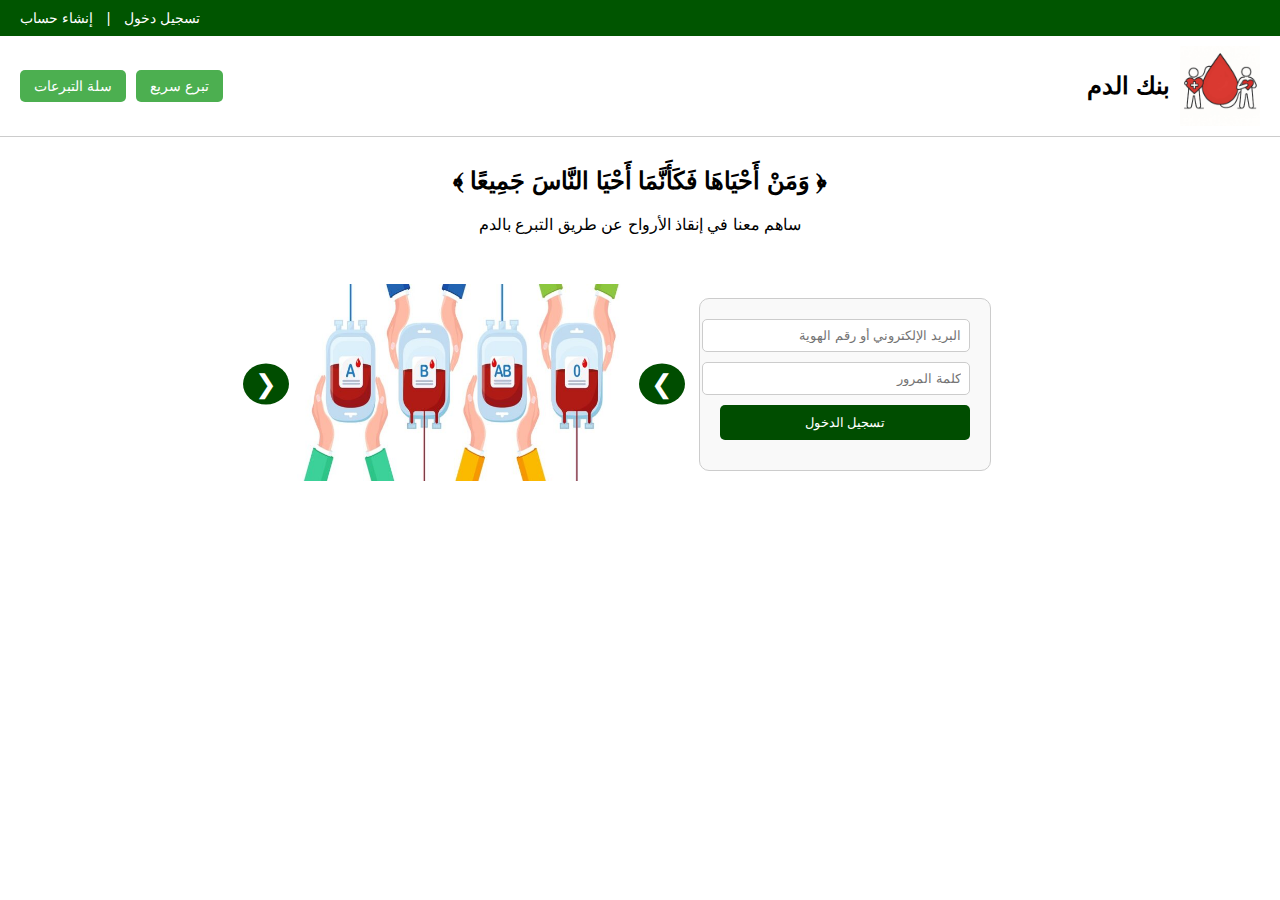
<file: index.html>
<!DOCTYPE html>
<html lang="ar" dir="rtl">
<head>
  <meta charset="UTF-8">
  <title>نظام بنك الدم</title>
  <link rel="stylesheet" href="style.css">
</head>
<body>
  <!-- الهيدر الأول -->
  <header class="top-header">
    <div class="header-links">
      <a href="#">تسجيل دخول</a> | 
      <a href="#">إنشاء حساب</a>
    </div>
  </header>

  <!-- الهيدر الثاني -->
  <header class="main-header">
    <div class="logo-title">
      <img src="g6.jpg" alt="شعار بنك الدم" class="logo">
      <span>بنك الدم</span>
    </div>
    <div class="header-buttons">
      <button class="donate-btn">تبرع سريع</button>
      <button class="cart-btn"> سلة التبرعات</button>
    </div>
  </header>

  <!-- الآية والكلام -->
  <div class="centered-text">
    <h2>﴿ وَمَنْ أَحْيَاهَا فَكَأَنَّمَا أَحْيَا النَّاسَ جَمِيعًا ﴾</h2>
    <p>ساهم معنا في إنقاذ الأرواح عن طريق التبرع بالدم</p>
  </div>

  <!-- السطر الرئيسي: تسجيل الدخول + سلايدر الصور -->
  <div class="content">
    <div class="login-box">
   
      <input type="text" placeholder="البريد الإلكتروني أو رقم الهوية">
      <input type="password" placeholder="كلمة المرور">
       <button onclick="location.href='k.html'" class="login-button">تسجيل الدخول</button>
     
    </div>

    <div class="slider-box">
      <button class="arrow left" onclick="prevImage()">❮</button>
      <img id="slider-image" src="g1.jpg" alt="صورة توعوية">
      <button class="arrow right" onclick="nextImage()">❯</button>
    </div>
  </div>

  <!-- جافاسكربت لتحريك الصور -->
  <script>
    let currentImage = 0;
    const images = ["g1.jpg", "g2.jpg", "g3.jpg"];

    function showImage(index) {
      const img = document.getElementById("slider-image");
      img.src = images[index];
    }

    function nextImage() {
      currentImage = (currentImage + 1) % images.length;
      showImage(currentImage);
    }

    function prevImage() {
      currentImage = (currentImage - 1 + images.length) % images.length;
      showImage(currentImage);
    }

    setInterval(nextImage, 4000); // تغيّر تلقائي كل 4 ثواني
  </script>
</body>
</html>
</file>
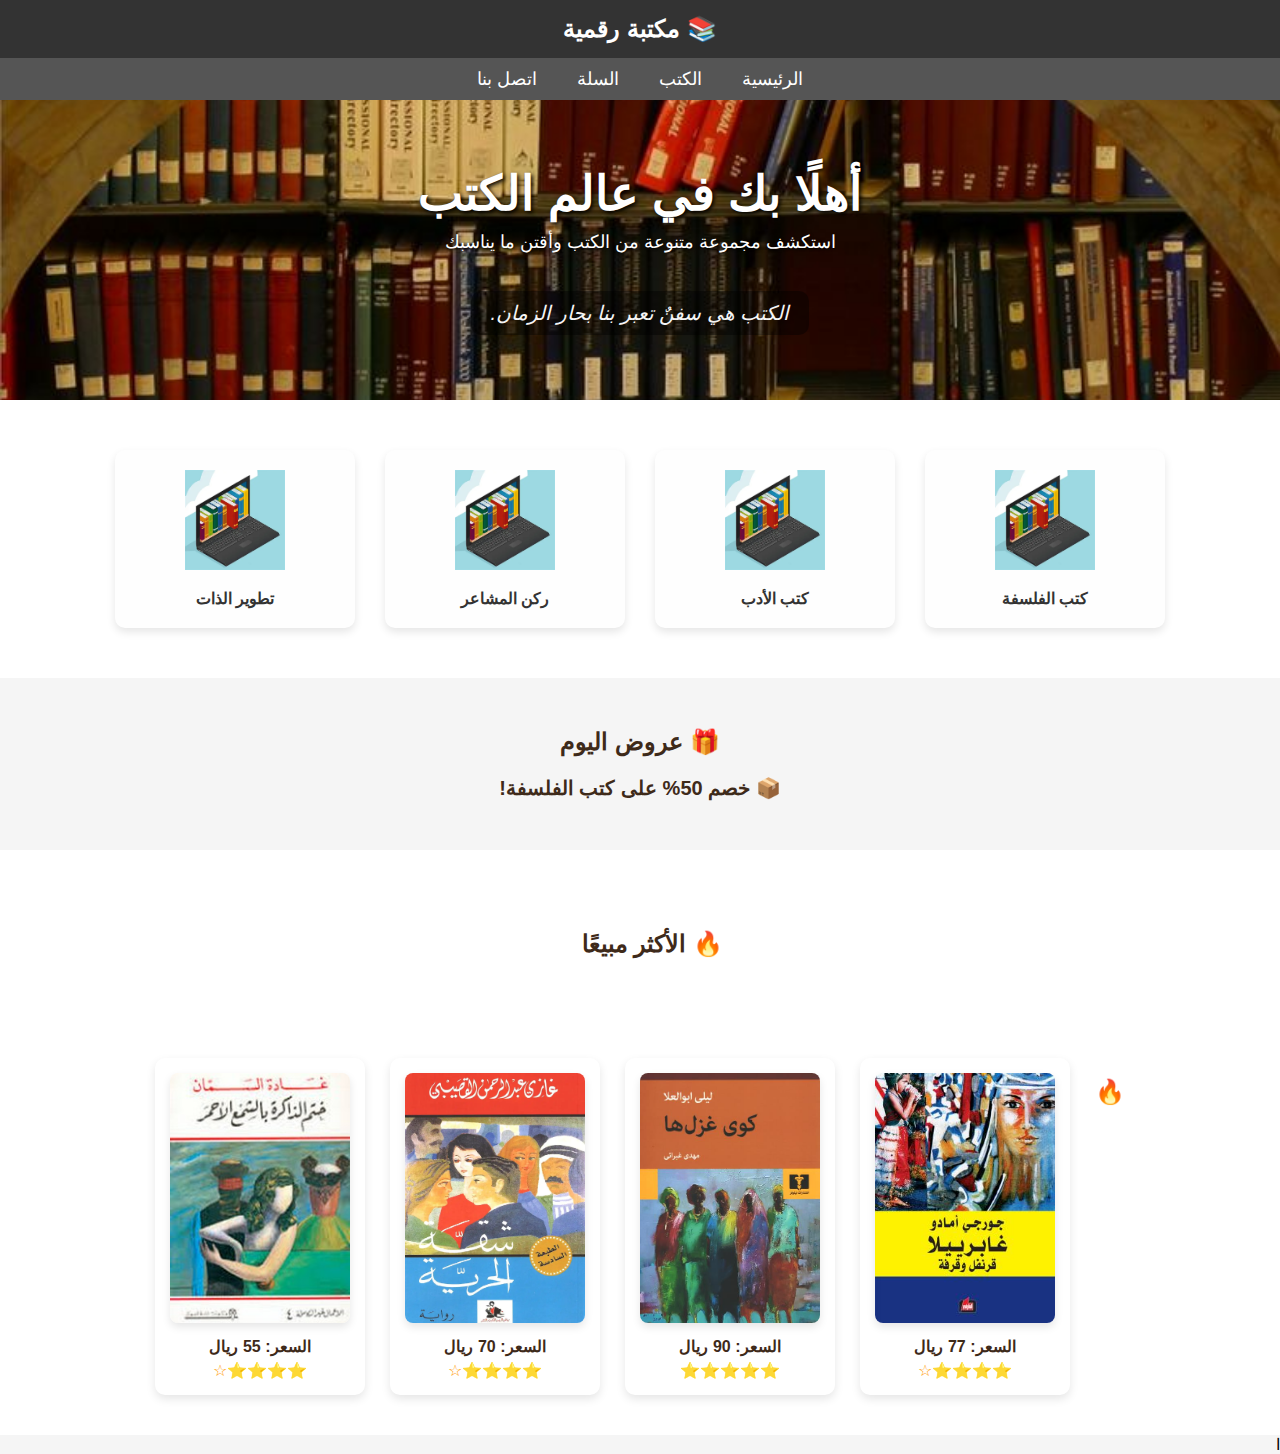
<file: Kutub/index.html>
<!DOCTYPE html>
<html lang="ar" dir="rtl">
<head>
  <meta charset="UTF-8">
  <title>مكتبة رقمية</title>

  <style>
    body {
      margin: 0;
      padding: 0;
      font-family: 'Arial', sans-serif;
      background-color: #f5f5f5;
    }

    header {
      background-color: #333;
      color: white;
      padding: 15px 0;
      text-align: center;
      font-size: 24px;
      font-weight: bold;
    }

    nav {
      background-color: #555;
      display: flex;
      justify-content: center;
      padding: 10px 0;
    }

    nav a {
      color: white;
      text-decoration: none;
      margin: 0 20px;
      font-size: 18px;
    }

    .hero {
      position: relative;
      background-image: url('meg00.jpg');
      background-size: cover;
      background-position: center;
      height: 300px;
      display: flex;
      align-items: center;
      justify-content: center;
      flex-direction: column;
      text-align: center;
      color: white;
    }

    .hero h1 {
      font-size: 48px;
      margin: 0;
      text-shadow: 2px 2px 4px #000;
    }

    .hero p {
      font-size: 18px;
      margin-top: 10px;
      text-shadow: 1px 1px 3px #000;
    }

    .sections {
      display: flex;
      justify-content: center;
      flex-wrap: wrap;
      gap: 30px;
      padding: 50px 20px;
      background-color: #fff;
    }

    .section {
      width: 200px;
      background-color: #fefefe;
      border-radius: 10px;
      box-shadow: 0 4px 8px rgba(0,0,0,0.1);
      text-align: center;
      padding: 20px;
      transition: transform 0.3s ease;
    }

    .section:hover {
      transform: scale(1.05);
    }

    .section img {
      width: 100px;
      height: 100px;
      object-fit: contain;
      margin-bottom: 15px;
    }

    .section p {
      font-size: 16px;
      color: #333;
      margin: 0;
      font-weight: bold;
    }

.book img {
  width: 160px;
  height: auto;
  border-radius: 10px;
  box-shadow: 0 4px 8px rgba(0,0,0,0.1);
  transition: transform 0.3s ease;
}

.book img:hover {
  transform: scale(1.05);
}

offers {
  display: flex;
  flex-wrap: wrap;
  justify-content: center;
  gap: 30px;
  padding: 40px 20px;
  background-color: #fff;
}


.offers {
  display: flex;
  justify-content: center;
  flex-wrap: wrap;
  gap: 25px;
  padding: 40px 20px;
  background-color: #fff;
  text-align: center;
}

.book {
  width: 180px;
  background-color: #ffffff;
  border-radius: 10px;
  box-shadow: 0 4px 10px rgba(0,0,0,0.1);
  padding: 15px;
}

.book img {
  width: 100%;
  height: 250px;
  object-fit: cover;
  border-radius: 8px;
}

.book .price {
  margin-top: 10px;
  font-weight: bold;
  color: #3e2a1a;
}

.book .rating {
  color: #ff9900;
  font-size: 16px;
  margin-top: 5px;
}


  </style>
</head>
<body>

  <header>📚  مكتبة رقمية </header>

  <nav>
    <a href="#">الرئيسية</a>
    <a href="#">الكتب</a>
    <a href="#">السلة</a>
    <a href="#">اتصل بنا</a>
  </nav>

  <section class="hero">
  <h1>أهلًا بك في عالم الكتب</h1>
  <p>استكشف مجموعة متنوعة من الكتب وأقتن ما يناسبك</p>
  <div id="quote-box" style="margin-top: 20px; font-size: 20px; color: #f5f5f5; background-color: rgba(0, 0, 0, 0.4); padding: 10px 20px; border-radius: 10px; max-width: 600px; font-style: italic;"></div>
</section>

  <section class="sections">
    <div class="section">
      <img src="meg0.webp" alt="فلسفة">
      <p>كتب الفلسفة</p>
    </div>
    <div class="section">
      <img src="meg0.webp" alt="أدب">
      <p>كتب الأدب</p>
    </div>
    <div class="section">
      <img src="meg0.webp" alt="شعر">
      <p>ركن المشاعر</p>
    </div>
    <div class="section">
      <img src="meg0.webp" alt="تطوير الذات">
      <p>تطوير الذات</p>
    </div>

  </section>
<!-- عروض اليوم -->
<section class="dynamic-offers" style="text-align: center; margin: 50px auto;">
  <h2 style="color: #3e2a1a;">🎁 عروض اليوم</h2>
  <p id="offer-text" style="font-size: 20px; font-weight: bold; color: #3e2a1a; margin-top: 15px;"></p>
</section>


<script>
  const offers = [
    "📦 خصم 50% على كتب الفلسفة!",
    "📚 اشترِ كتابين وخذ الثالث مجانًا!",
    "📘 كتب تطوير الذات الآن بسعر خاص!",
    "💥 عروض محدودة على الأدب الكلاسيكي!",
    "📖 خصومات رائعة على ركن المشاعر!",
    "✨ كتب مختارة بسعر 9 ريال فقط!"
  ];

  let offerIndex = 0;
  const offerBox = document.getElementById("offer-text");

  function showOffer() {
    offerBox.innerText = offers[offerIndex];
    offerIndex = (offerIndex + 1) % offers.length;
  }

  showOffer();
  setInterval(showOffer, 4000); // كل 4 ثواني
</script>
<!-- الأكثر مبيعًا -->
<section class="offers">
  <h2 style="text-align: center; color: #3e2a1a; margin-top: 40px;">🔥 الأكثر مبيعًا</h2>
  <div class="books" style="display: flex; justify-content: center; gap: 30px; flex-wrap: wrap; margin-top: 20px;">
</section>
<section class="offers">
  <h2 style="text-align: center; color: #3e2a1a;">🔥 </h2>
  <div class="book">
    <img src="meg1.jpg" alt="كتاب 1">
    <div class="price">السعر: 77 ريال</div>
    <div class="rating">⭐⭐⭐⭐☆</div>
  </div>
  <div class="book">
    <img src="meg2.jpg" alt="كتاب 2">
    <div class="price">السعر: 90 ريال</div>
    <div class="rating">⭐⭐⭐⭐⭐</div>
  </div>
  <div class="book">
    <img src="meg3.webp" alt="كتاب 3">
    <div class="price">السعر: 70 ريال</div>
    <div class="rating">⭐⭐⭐⭐☆</div>
  </div>
<div class="book">
    <img src="meg4.jpg" alt="كتاب4">
    <div class="price">السعر: 55 ريال</div>
    <div class="rating">⭐⭐⭐⭐☆</div>
  </div>

</section> 
<script>
     const quotes = [
      "الكتب هي سفنٌ تعبر بنا بحار الزمان.",
      "أعطني كتابًا، أعطيك حياة.",
      "كلما قرأت أكثر، عرفت أكثر.",
      "في القراءة حياة أخرى نعيشها بلا حدود.",
      "الكتاب صديق لا يخون أبدًا.",
      "من يقرأ يعيش ألف حياة قبل أن يموت، والذي لا يقرأ يعيش حياة واحدة فقط."
    ];

    let quoteIndex = 0;
    const quoteBox = document.getElementById("quote-box");

    function showQuote() {
      quoteBox.innerText = quotes[quoteIndex];
      quoteIndex = (quoteIndex + 1) % quotes.length;
    }

    showQuote();
    setInterval(showQuote, 4000);
  </script>

</body>
</html>ا
</file>
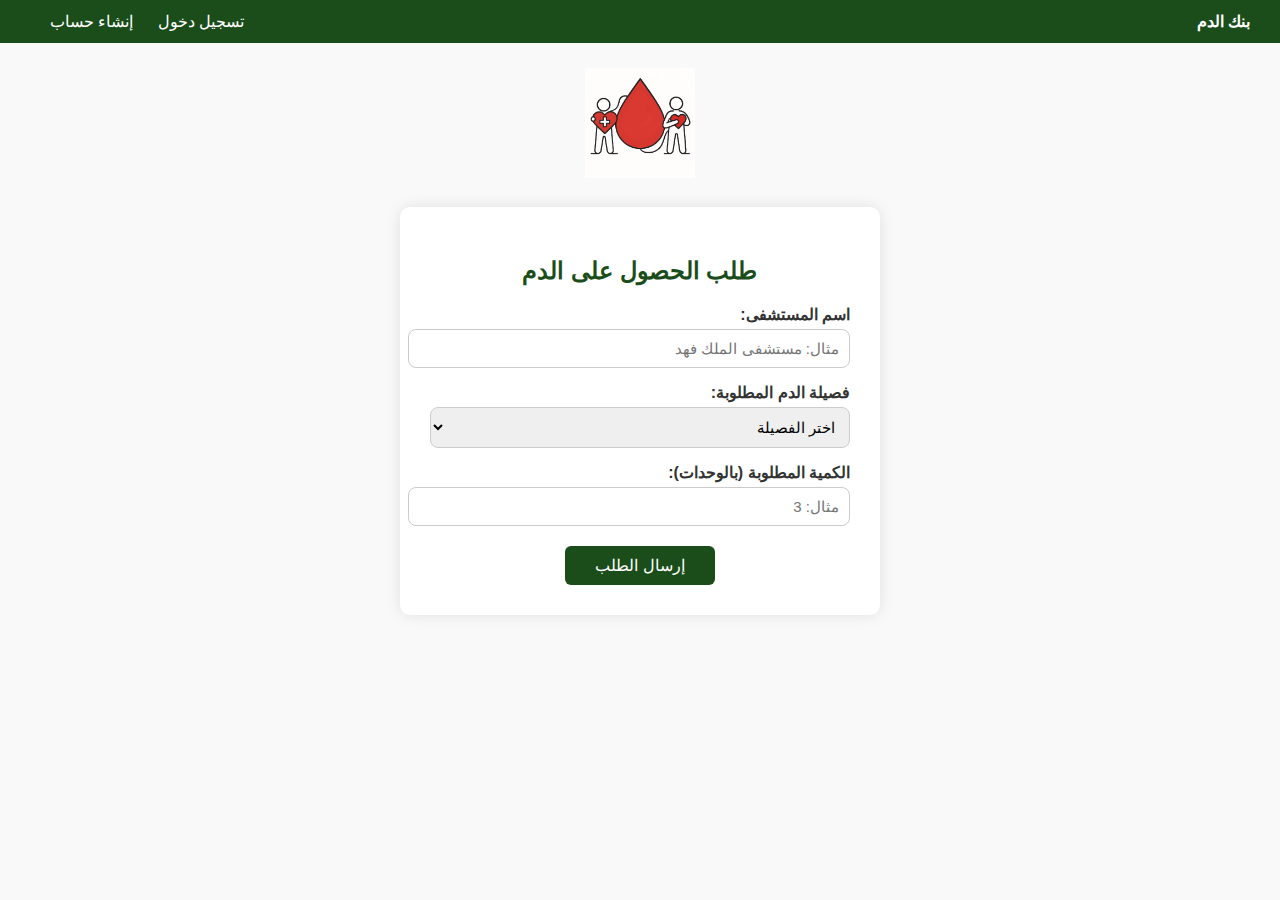
<file: A.html>
<!DOCTYPE html>
<html lang="ar" dir="rtl">
<head>
  <meta charset="UTF-8">
  <title>طلب الحصول على الدم</title>
  <style>
    body {
      font-family: 'Segoe UI', sans-serif;
      background-color: #f9f9f9;
      margin: 0;
      padding: 0;
    }

    header {
      background-color: #1b4d1b;
      color: white;
      display: flex;
      justify-content: space-between;
      align-items: center;
      padding: 12px 30px;
    }

    header .right a {
      color: white;
      margin-left: 20px;
      text-decoration: none;
    }

    header .left {
      font-weight: bold;
    }

    .logo-container {
      text-align: center;
      margin: 25px 0;
    }

    .logo-container img {
      width: 110px;
    }

    .form-container {
      background-color: white;
      width: 420px;
      margin: auto;
      padding: 30px;
      border-radius: 10px;
      box-shadow: 0 0 15px rgba(0,0,0,0.1);
    }

    .form-container h2 {
      text-align: center;
      color: #1b4d1b;
      margin-bottom: 20px;
    }

    label {
      display: block;
      margin: 15px 0 5px;
      font-weight: bold;
      color: #333;
    }

    input, select {
      width: 100%;
      padding: 10px;
      border: 1px solid #ccc;
      border-radius: 8px;
      font-size: 15px;
    }

    button {
      background-color: #1b4d1b;
      color: white;
      border: none;
      padding: 10px 30px;
      font-size: 16px;
      border-radius: 6px;
      cursor: pointer;
      transition: background-color 0.3s ease;
      display: block;
      margin: 20px auto 0;
    }

    button:hover {
      background-color: #165f16;
    }
  </style>
</head>
<body>

  <!-- الهيدر -->
  <header>
    <div class="left">بنك الدم</div>
     <div class="right">
      <a href="index.html">تسجيل دخول</a>
<a href="Man.html">إنشاء حساب</a>
    </div>
  </header>

  <!-- الشعار -->
  <div class="logo-container">
    <img src="g6.jpg" alt="شعار بنك الدم">
  </div>

  <!-- النموذج -->
  <div class="form-container">
    <h2>طلب الحصول على الدم</h2>
    <form>
      <label for="hospital">اسم المستشفى:</label>
      <input type="text" id="hospital" placeholder="مثال: مستشفى الملك فهد">

      <label for="blood">فصيلة الدم المطلوبة:</label>
      <select id="blood">
        <option>اختر الفصيلة</option>
        <option>A+</option>
        <option>A-</option>
        <option>B+</option>
        <option>B-</option>
        <option>O+</option>
        <option>O-</option>
        <option>AB+</option>
        <option>AB-</option>
      </select>

      <label for="amount">الكمية المطلوبة (بالوحدات):</label>
      <input type="number" id="amount" placeholder="مثال: 3">

      <button type="button" onclick="location.href='N.html'">إرسال الطلب</button>
    </form>
  </div>

</body>
</html>
</file>
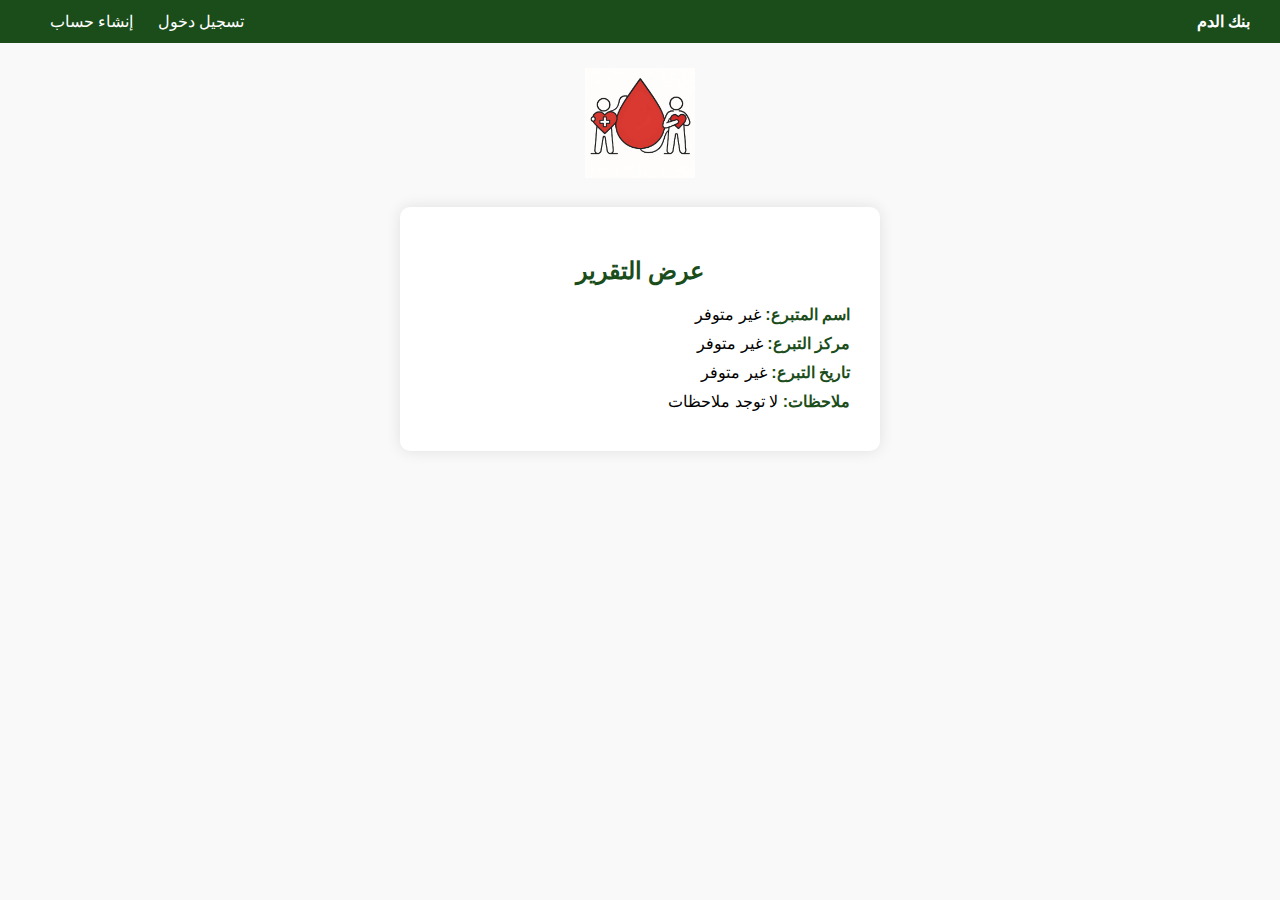
<file: e.html>
<!DOCTYPE html>
<html lang="ar" dir="rtl">
<head>
  <meta charset="UTF-8">
  <title>عرض التقرير</title>
  <style>
    body {
      font-family: 'Segoe UI', sans-serif;
      background-color: #f9f9f9;
      margin: 0;
      padding: 0;
    }
    header {
      background-color: #1b4d1b;
      color: white;
      display: flex;
      justify-content: space-between;
      align-items: center;
      padding: 12px 30px;
    }
    header .right a {
      color: white;
      margin-left: 20px;
      text-decoration: none;
    }
    header .left {
      font-weight: bold;
    }
    .logo-container {
      text-align: center;
      margin: 25px 0;
    }
    .logo-container img {
      width: 110px;
    }
    .report-container {
      background-color: white;
      width: 420px;
      margin: auto;
      padding: 30px;
      border-radius: 10px;
      box-shadow: 0 0 15px rgba(0,0,0,0.1);
    }
    .report-container h2 {
      text-align: center;
      color: #1b4d1b;
      margin-bottom: 20px;
    }
    .report-container p {
      font-size: 16px;
      margin: 10px 0;
    }
    strong {
      color: #1b4d1b;
    }
  </style>
</head>
<body>

  <header>
    <div class="left">بنك الدم</div>
    <div class="right">
      <a href="index.html">تسجيل دخول</a>
<a href="Man.html">إنشاء حساب</a>
    </div>
  </header>

  <div class="logo-container">
    <img src="g6.jpg" alt="شعار بنك الدم">
  </div>

  <div class="report-container">
    <h2>عرض التقرير</h2>
    <p><strong>اسم المتبرع:</strong> <span id="name"></span></p>
    <p><strong>مركز التبرع:</strong> <span id="center"></span></p>
    <p><strong>تاريخ التبرع:</strong> <span id="date"></span></p>
    <p><strong>ملاحظات:</strong> <span id="notes"></span></p>
  </div>

  <script>
    document.getElementById("name").textContent = localStorage.getItem("name") || "غير متوفر";
    document.getElementById("center").textContent = localStorage.getItem("center") || "غير متوفر";
    document.getElementById("date").textContent = localStorage.getItem("date") || "غير متوفر";
    document.getElementById("notes").textContent = localStorage.getItem("notes") || "لا توجد ملاحظات";
  </script>

</body>
</html>
</file>
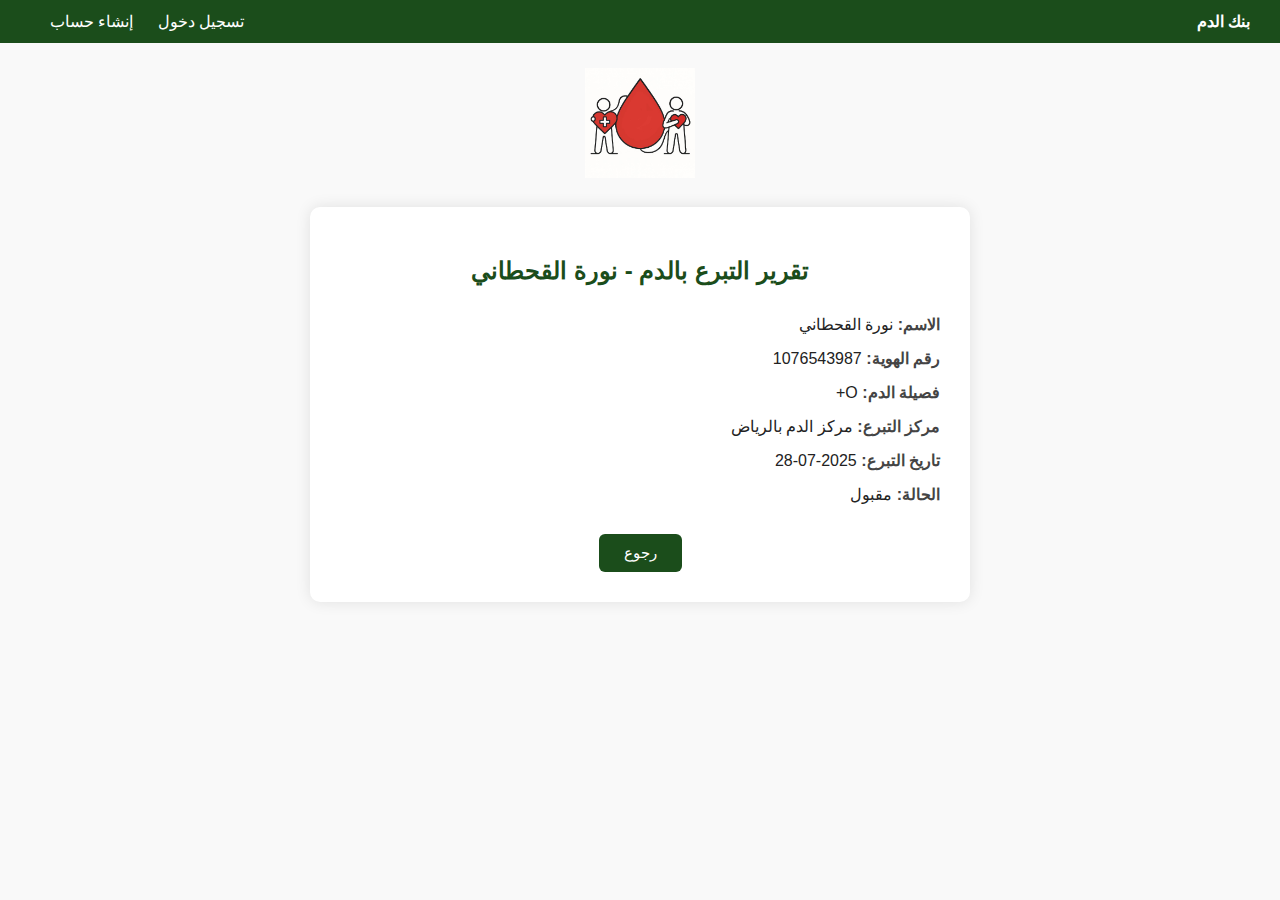
<file: ee.html>
<!DOCTYPE html>
<html lang="ar" dir="rtl">
<head>
  <meta charset="UTF-8">
  <title>تقرير التبرع - نورة القحطاني</title>
  <style>
    body {
      font-family: 'Segoe UI', sans-serif;
      background-color: #f9f9f9;
      margin: 0;
      padding: 0;
    }

    header {
      background-color: #1b4d1b;
      color: white;
      display: flex;
      justify-content: space-between;
      align-items: center;
      padding: 12px 30px;
    }

    header .right a {
      color: white;
      margin-left: 20px;
      text-decoration: none;
    }

    header .left {
      font-weight: bold;
    }

    .logo-container {
      text-align: center;
      margin: 25px 0;
    }

    .logo-container img {
      width: 110px;
    }

    .report-container {
      background-color: white;
      width: 600px;
      margin: auto;
      padding: 30px;
      border-radius: 10px;
      box-shadow: 0 0 15px rgba(0,0,0,0.1);
    }

    h2 {
      text-align: center;
      color: #1b4d1b;
      margin-bottom: 30px;
    }

    .report-row {
      margin-bottom: 15px;
      font-size: 16px;
    }

    .label {
      font-weight: bold;
      color: #444;
    }

    .value {
      color: #222;
    }

    .back-btn {
      display: block;
      width: fit-content;
      margin: 30px auto 0;
      padding: 10px 25px;
      background-color: #1b4d1b;
      color: white;
      border: none;
      border-radius: 6px;
      text-decoration: none;
      font-size: 15px;
      transition: 0.3s;
    }

    .back-btn:hover {
      background-color: #165f16;
    }
  </style>
</head>
<body>

  <header>
    <div class="left">بنك الدم</div>
     <div class="right">
      <a href="index.html">تسجيل دخول</a>
<a href="Man.html">إنشاء حساب</a>
    </div>
  </header>

  <div class="logo-container">
    <img src="g6.jpg" alt="شعار بنك الدم">
  </div>

  <div class="report-container">
    <h2>تقرير التبرع بالدم - نورة القحطاني</h2>

    <div class="report-row"><span class="label">الاسم:</span> <span class="value">نورة القحطاني</span></div>
    <div class="report-row"><span class="label">رقم الهوية:</span> <span class="value">1076543987</span></div>
    <div class="report-row"><span class="label">فصيلة الدم:</span> <span class="value">O+</span></div>
    <div class="report-row"><span class="label">مركز التبرع:</span> <span class="value">مركز الدم بالرياض</span></div>
    <div class="report-row"><span class="label">تاريخ التبرع:</span> <span class="value">2025-07-28</span></div>
    <div class="report-row"><span class="label">الحالة:</span> <span class="value">مقبول</span></div>

    <a href="r.html" class="back-btn">رجوع</a>
  </div>

</body>
</html>
</file>
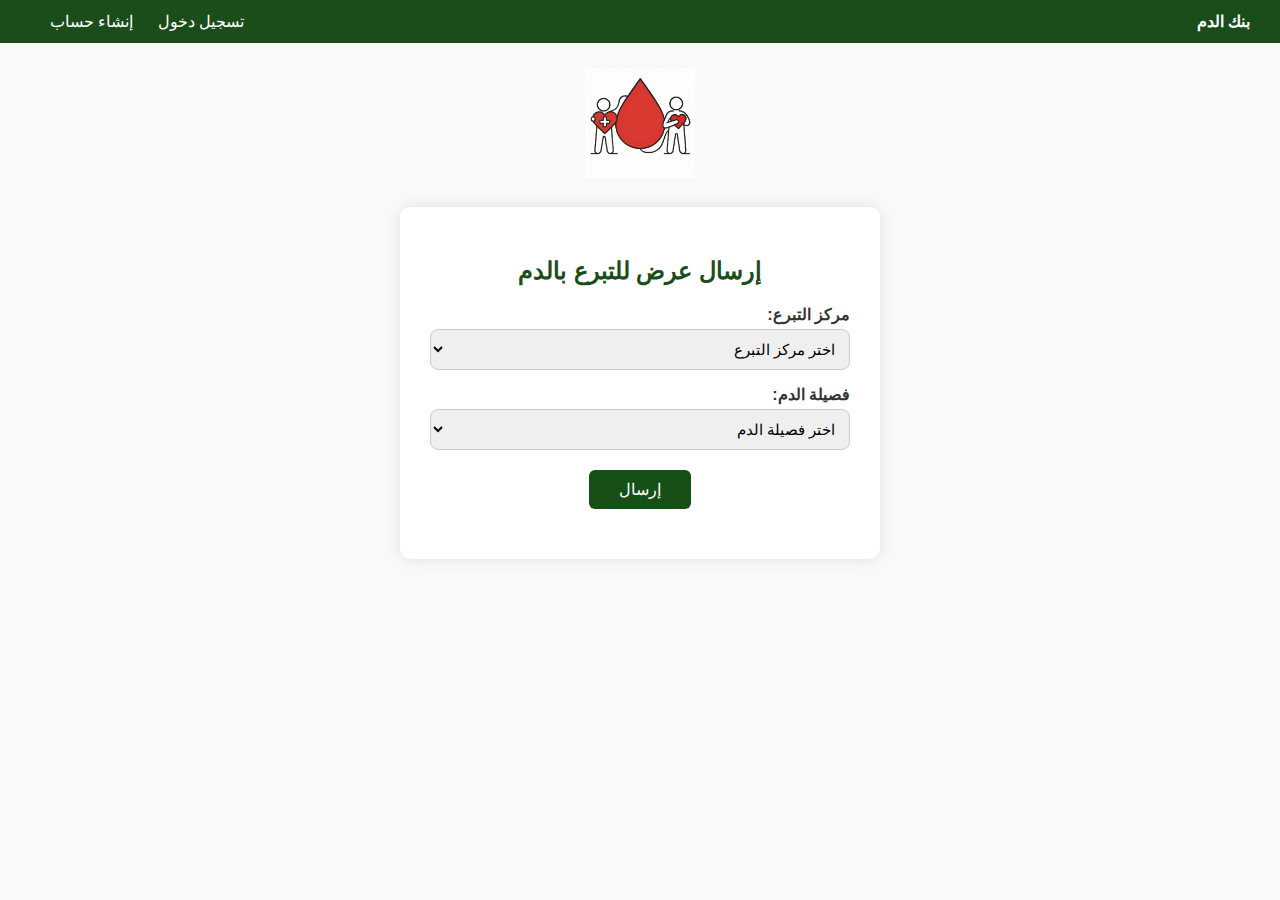
<file: k.html>
<!DOCTYPE html>
<html lang="ar" dir="rtl">
<head>
  <meta charset="UTF-8">
  <title>إرسال عرض للتبرع</title>
  <style>
    body {
      font-family: 'Segoe UI', sans-serif;
      background-color: #f9f9f9;
      margin: 0;
      padding: 0;
    }

    header {
      background-color: #1b4d1b;
      color: white;
      display: flex;
      justify-content: space-between;
      align-items: center;
      padding: 12px 30px;
    }

    header .right a {
      color: white;
      margin-left: 20px;
      text-decoration: none;
    }

    header .left {
      font-weight: bold;
    }

    .logo-container {
      text-align: center;
      margin: 25px 0;
    }

    .logo-container img {
      width: 110px;
    }

    .form-container {
      background-color: white;
      width: 420px;
      margin: auto;
      padding: 30px;
      border-radius: 10px;
      box-shadow: 0 0 15px rgba(0,0,0,0.1);
    }

    .form-container h2 {
      text-align: center;
      color: #1b4d1b;
      margin-bottom: 20px;
    }

    label {
      display: block;
      margin: 15px 0 5px;
      font-weight: bold;
      color: #333;
    }

    select {
      width: 100%;
      padding: 10px;
      border: 1px solid #ccc;
      border-radius: 8px;
      font-size: 15px;
    }

    .submit-btn {
      background-color: #165016;
      color: white;
      border: none;
      padding: 10px 30px;
      font-size: 16px;
      border-radius: 6px;
      cursor: pointer;
      transition: background-color 0.3s ease;
      display: block;
      margin: 20px auto;
    }

    .submit-btn:hover {
      background-color: #0d3d0d;
    }
  </style>
</head>
<body>

  <!-- الهيدر -->
  <header>
    <div class="left">بنك الدم</div>
     <div class="right">
      <a href="index.html">تسجيل دخول</a>
<a href="Man.html">إنشاء حساب</a>
    </div>
  </header>

  <!-- الشعار -->
  <div class="logo-container">
    <img src="g6.jpg" alt="شعار بنك الدم">
  </div>

  <!-- النموذج -->
  <div class="form-container">
    <h2>إرسال عرض للتبرع بالدم</h2>

    <form action="login.html" method="get">
      <label for="center">مركز التبرع:</label>
      <select id="center" name="center">
        <option>اختر مركز التبرع</option>
        <option>مركز الدم بالرياض</option>
        <option>مستشفى الملك فهد</option>
        <option>مركز الدم بجدة</option>
      </select>

      <label for="blood">فصيلة الدم:</label>
      <select id="blood" name="blood">
        <option>اختر فصيلة الدم</option>
        <option>A+</option>
        <option>A-</option>
        <option>B+</option>
        <option>B-</option>
        <option>O+</option>
        <option>O-</option>
        <option>AB+</option>
        <option>AB-</option>
      </select>

      <input type="submit" class="submit-btn" value="إرسال">
    </form>
  </div>

</body>
</html>
</file>
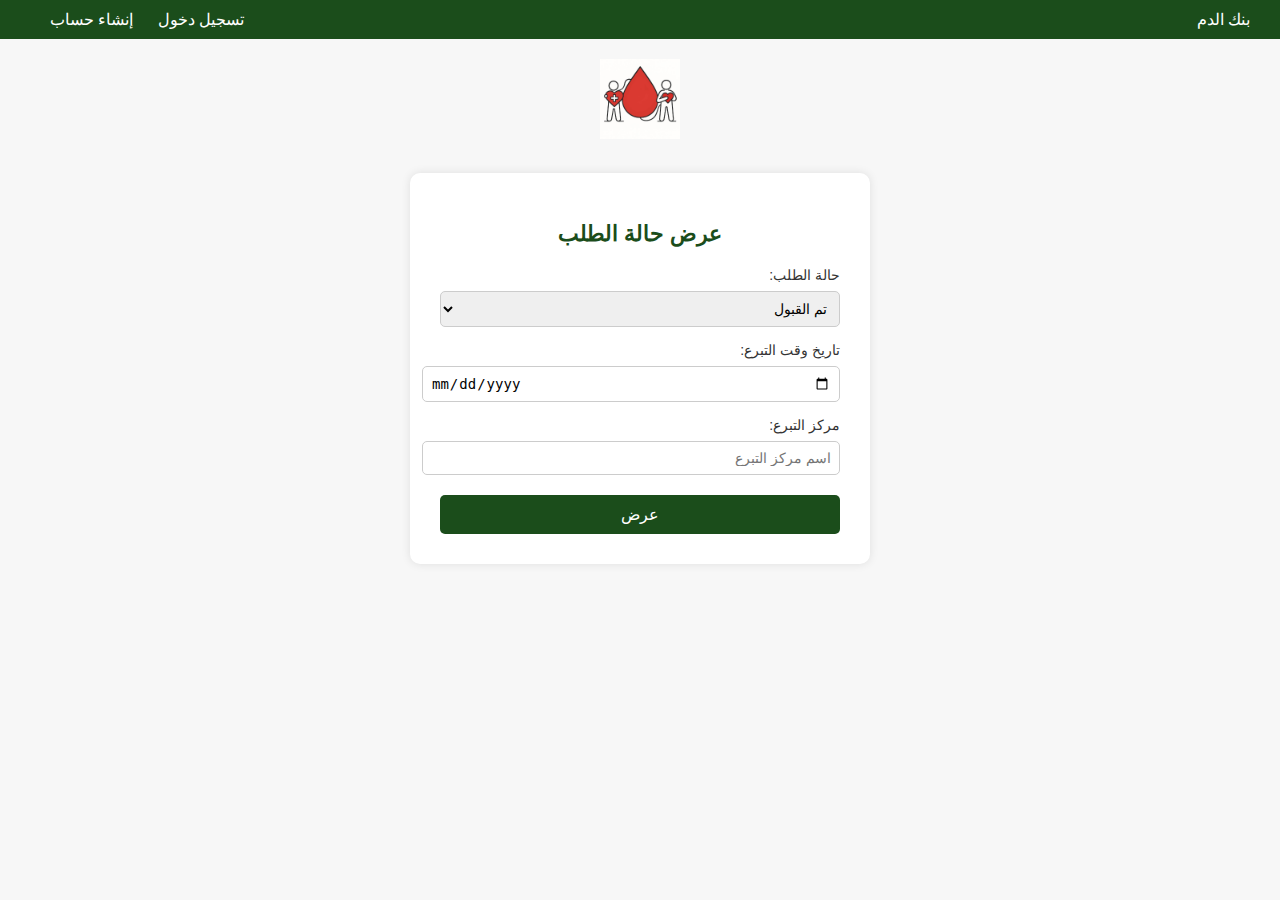
<file: login.html>
<!DOCTYPE html>
<html lang="ar" dir="rtl">
<head>
  <meta charset="UTF-8">
  <title>عرض حالة الطلب</title>
  <style>
    body {
      margin: 0;
      font-family: 'Arial', sans-serif;
      background-color: #f7f7f7;
    }

    /* الهيدر */
    .top-header {
      background-color: #1b4d1b;
      color: white;
      display: flex;
      justify-content: space-between;
      padding: 10px 30px;
      font-size: 16px;
    }

    .top-header a {
      color: white;
      text-decoration: none;
      margin-left: 20px;
    }

    .top-header a:hover {
      text-decoration: underline;
    }

    /* الشعار */
    .logo-container {
      text-align: center;
      margin: 20px 0;
    }

    .logo-container img {
      height: 80px;
    }

    /* واجهة حالة الطلب */
    .status-container {
      background-color: white;
      width: 400px;
      margin: 30px auto;
      padding: 30px;
      border-radius: 10px;
      box-shadow: 0 0 10px rgba(0,0,0,0.1);
    }

    .status-container h2 {
      margin-bottom: 20px;
      font-size: 22px;
      color: #1b4d1b;
      text-align: center;
    }

    label {
      display: block;
      margin-bottom: 8px;
      margin-top: 15px;
      font-size: 14px;
      color: #333;
    }

    input, select {
      width: 100%;
      padding: 8px;
      border-radius: 5px;
      border: 1px solid #ccc;
      font-size: 14px;
    }

    button {
      margin-top: 20px;
      width: 100%;
      background-color: #1b4d1b;
      color: white;
      padding: 10px;
      font-size: 16px;
      border: none;
      border-radius: 5px;
      cursor: pointer;
    }

    button:hover {
      background-color: #144014;
    }
  </style>
</head>
<body>

  <!-- الهيدر -->
  <div class="top-header">
    <div>بنك الدم</div>
    <div class="right">
      <a href="index.html">تسجيل دخول</a>
<a href="Man.html">إنشاء حساب</a>
    </div>
  </div>

  <!-- الشعار -->
  <div class="logo-container">
    <img src="g6.jpg" alt="شعار بنك الدم">
  </div>

  <!-- حالة الطلب -->
  <div class="status-container">
    <h2>عرض حالة الطلب</h2>

    <label for="status">حالة الطلب:</label>
    <select id="status">
      <option>تم القبول</option>
      <option>تم الرفض</option>
    </select>

    <label for="date">تاريخ وقت التبرع:</label>
    <input type="date" id="date">

    <label for="center">مركز التبرع:</label>
    <input type="text" id="center" placeholder="اسم مركز التبرع">

<a href="A.html">
  <button>عرض</button>
</a>

  </div>

</body>
</html>
</file>
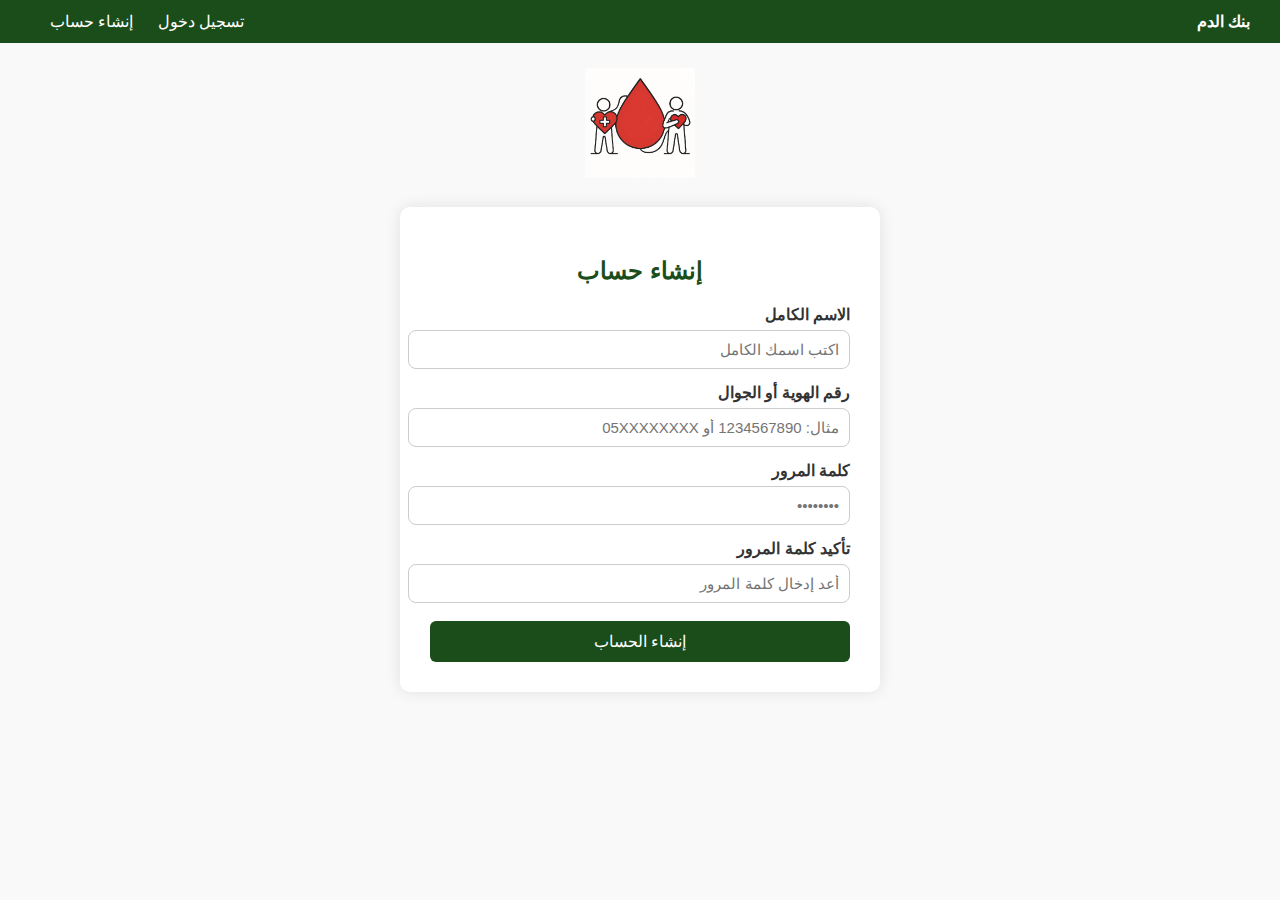
<file: Man.html>
<!DOCTYPE html>
<html lang="ar" dir="rtl">
<head>
  <meta charset="UTF-8" />
  <title>إنشاء حساب</title>
  <style>
    body{font-family:'Segoe UI',sans-serif;background:#f9f9f9;margin:0}
    header{background:#1b4d1b;color:#fff;display:flex;justify-content:space-between;align-items:center;padding:12px 30px}
    header .right a{color:#fff;margin-left:20px;text-decoration:none}
    header .left{font-weight:bold}
    .logo-container{text-align:center;margin:25px 0}
    .logo-container img{width:110px}
    .form-container{background:#fff;width:420px;max-width:92%;margin:auto;padding:30px;border-radius:10px;box-shadow:0 0 15px rgba(0,0,0,.1)}
    .form-container h2{text-align:center;color:#1b4d1b;margin-bottom:20px}
    label{display:block;margin:14px 0 6px;font-weight:600;color:#333}
    input{width:100%;padding:10px;border:1px solid #ccc;border-radius:8px;font-size:15px}
    .btn{width:100%;margin-top:18px;background:#1b4d1b;color:#fff;border:none;padding:11px;border-radius:6px;font-size:16px;cursor:pointer;transition:.2s}
    .btn:hover{background:#165f16}
    .error{color:#b00020;margin-top:8px;display:none;font-size:14px}
  </style>
</head>
<body>

  <!-- الهيدر -->
  <header>
    <div class="left">بنك الدم</div>
    <div class="right">
      <a href="index.html">تسجيل دخول</a>
      <a href="Man.html">إنشاء حساب</a>
    </div>
  </header>

  <!-- الشعار -->
  <div class="logo-container">
    <img src="g6.jpg" alt="شعار بنك الدم">
  </div>

  <!-- النموذج -->
  <div class="form-container">
    <h2>إنشاء حساب</h2>

    <label for="name">الاسم الكامل</label>
    <input id="name" type="text" placeholder="اكتب اسمك الكامل">

    <label for="uid">رقم الهوية أو الجوال</label>
    <input id="uid" type="text" placeholder="مثال: 1234567890 أو 05XXXXXXXX">

    <label for="pass">كلمة المرور</label>
    <input id="pass" type="password" placeholder="••••••••">

    <label for="pass2">تأكيد كلمة المرور</label>
    <input id="pass2" type="password" placeholder="أعد إدخال كلمة المرور">

    <div id="err" class="error">تحقق من البيانات.</div>
    <button class="btn" id="registerBtn">إنشاء الحساب</button>
  </div>

  <script>
    // حفظ المستخدمين في localStorage كمصفوفة [{id, pass, name}]
    function getUsers(){
      try { return JSON.parse(localStorage.getItem('users')||'[]'); }
      catch(e){ return []; }
    }
    function setUsers(arr){
      localStorage.setItem('users', JSON.stringify(arr));
    }

    document.getElementById('registerBtn').addEventListener('click', function () {
      const name = document.getElementById('name').value.trim();
      const uid  = document.getElementById('uid').value.trim();
      const p1   = document.getElementById('pass').value;
      const p2   = document.getElementById('pass2').value;
      const err  = document.getElementById('err');

      // تحقق بسيط
      if (!name  !uid  !p1 || !p2){
        err.textContent = 'جميع الحقول مطلوبة.'; err.style.display = 'block'; return;
      }
      if (p1.length < 4){
        err.textContent = 'كلمة المرور يجب ألا تقل عن 4 أحرف.'; err.style.display = 'block'; return;
      }
      if (p1 !== p2){
        err.textContent = 'كلمتا المرور غير متطابقتين.'; err.style.display = 'block'; return;
      }

      // منع تكرار نفس الهوية/الجوال
      const users = getUsers();
      if (users.some(u => u.id === uid)){
        err.textContent = 'هذا الحساب مسجّل مسبقًا.'; err.style.display = 'block'; return;
      }

      // الحفظ
      users.push({ id: uid, pass: p1, name });
      setUsers(users);

      // نجاح → تحويل لصفحة تسجيل الدخول
      alert('تم إنشاء الحساب بنجاح. يمكنك تسجيل الدخول الآن.');
      window.location.href = 'index.html';
    });
  </script>

</body>
</html>
</file>
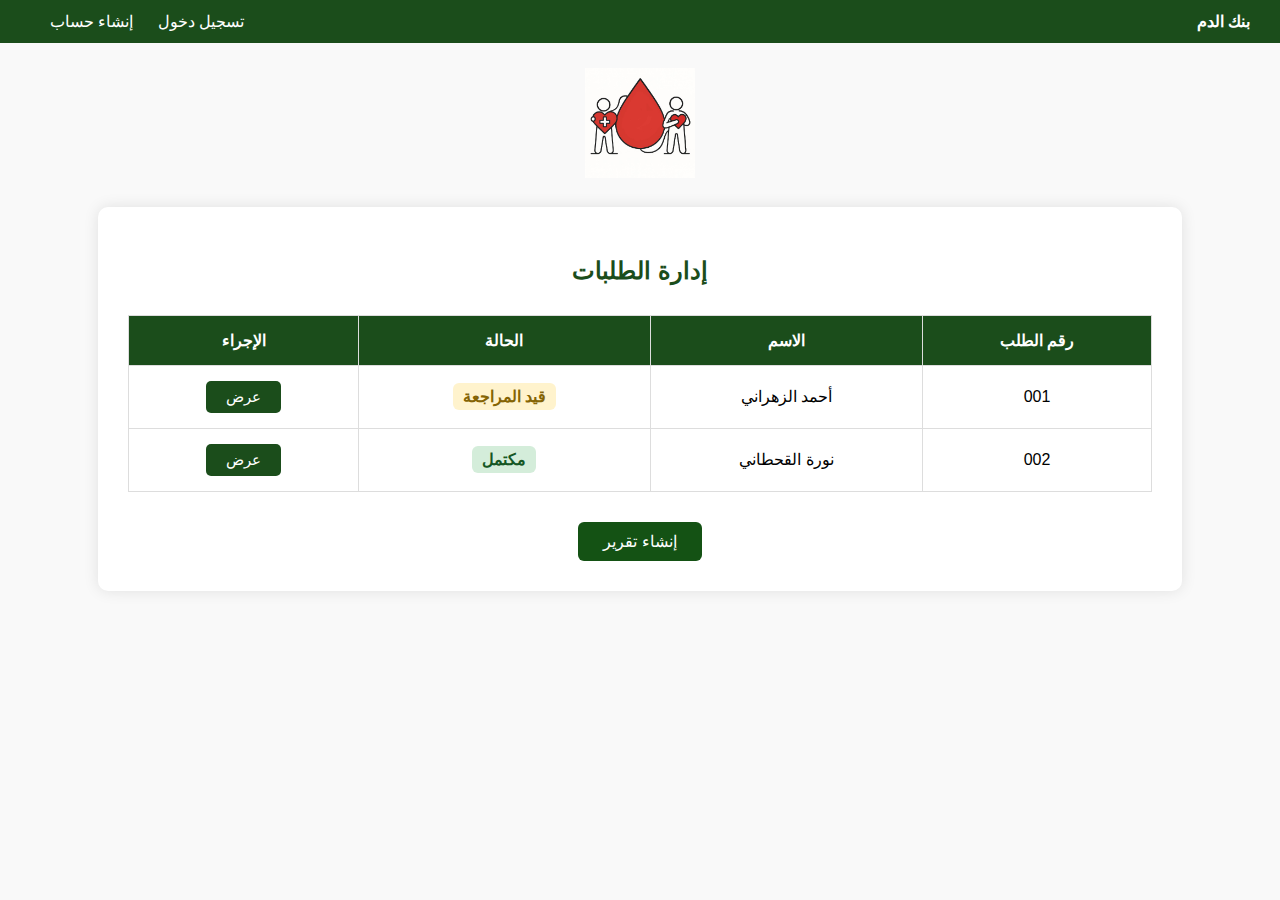
<file: N.html>
<!DOCTYPE html>
<html lang="ar" dir="rtl">
<head>
  <meta charset="UTF-8">
  <title>إدارة الطلبات</title>
  <style>
    body {
      font-family: 'Segoe UI', sans-serif;
      background-color: #f9f9f9;
      margin: 0;
      padding: 0;
    }

    header {
      background-color: #1b4d1b;
      color: white;
      display: flex;
      justify-content: space-between;
      align-items: center;
      padding: 12px 30px;
    }

    header .right a {
      color: white;
      margin-left: 20px;
      text-decoration: none;
    }

    header .left {
      font-weight: bold;
    }

    .logo-container {
      text-align: center;
      margin: 25px 0;
    }

    .logo-container img {
      width: 110px;
    }

    .container {
      width: 80%;
      margin: auto;
      background-color: white;
      padding: 30px;
      border-radius: 10px;
      box-shadow: 0 0 15px rgba(0,0,0,0.1);
    }

    h2 {
      text-align: center;
      color: #1b4d1b;
      margin-bottom: 30px;
    }

    table {
      width: 100%;
      border-collapse: collapse;
      margin-bottom: 20px;
    }

    th, td {
      padding: 15px;
      text-align: center;
      border: 1px solid #ddd;
    }

    th {
      background-color: #1b4d1b;
      color: white;
    }

    .status-review {
      color: #856404;
      background-color: #fff3cd;
      padding: 5px 10px;
      border-radius: 6px;
      font-weight: bold;
    }

    .status-complete {
      color: #155724;
      background-color: #d4edda;
      padding: 5px 10px;
      border-radius: 6px;
      font-weight: bold;
    }

    .btn {
      background-color: #1b4d1b;
      color: white;
      border: none;
      padding: 7px 20px;
      font-size: 15px;
      border-radius: 5px;
      cursor: pointer;
      transition: background-color 0.3s ease;
    }

    .btn:hover {
      background-color: #145214;
    }

    .create-report {
      background-color: #145214;
      color: white;
      padding: 10px 25px;
      font-size: 16px;
      border: none;
      border-radius: 6px;
      display: block;
      margin: 30px auto 0;
      cursor: pointer;
    }

    .create-report:hover {
      background-color: #0c3c0c;
    }
  </style>
</head>
<body>

  <!-- الهيدر -->
  <header>
    <div class="left">بنك الدم</div>
     <div class="right">
      <a href="index.html">تسجيل دخول</a>
<a href="Man.html">إنشاء حساب</a>
    </div>
  </header>

  <!-- الشعار -->
  <div class="logo-container">
    <img src="g6.jpg" alt="شعار بنك الدم">
  </div>

  <!-- إدارة الطلبات -->
  <div class="container">
    <h2>إدارة الطلبات</h2>
    <table>
      <thead>
        <tr>
          <th>رقم الطلب</th>
          <th>الاسم</th>
          <th>الحالة</th>
          <th>الإجراء</th>
        </tr>
      </thead>
      <tbody>
        <tr>
          <td>001</td>
          <td>أحمد الزهراني</td>
          <td><span class="status-review">قيد المراجعة</span></td>
          <td><button class="btn" onclick="alert('لا يوجد تقرير حتى الآن')">عرض</button></td>
        </tr>
        <tr>
          <td>002</td>
          <td>نورة القحطاني</td>
          <td><span class="status-complete">مكتمل</span></td>
          <td><button class="btn" onclick="location.href='ee.html'">عرض</button></td>
        </tr>
      </tbody>
    </table>

    <button class="create-report" onclick="location.href='r.html'">إنشاء تقرير</button>
  </div>

</body>
</html>
</file>
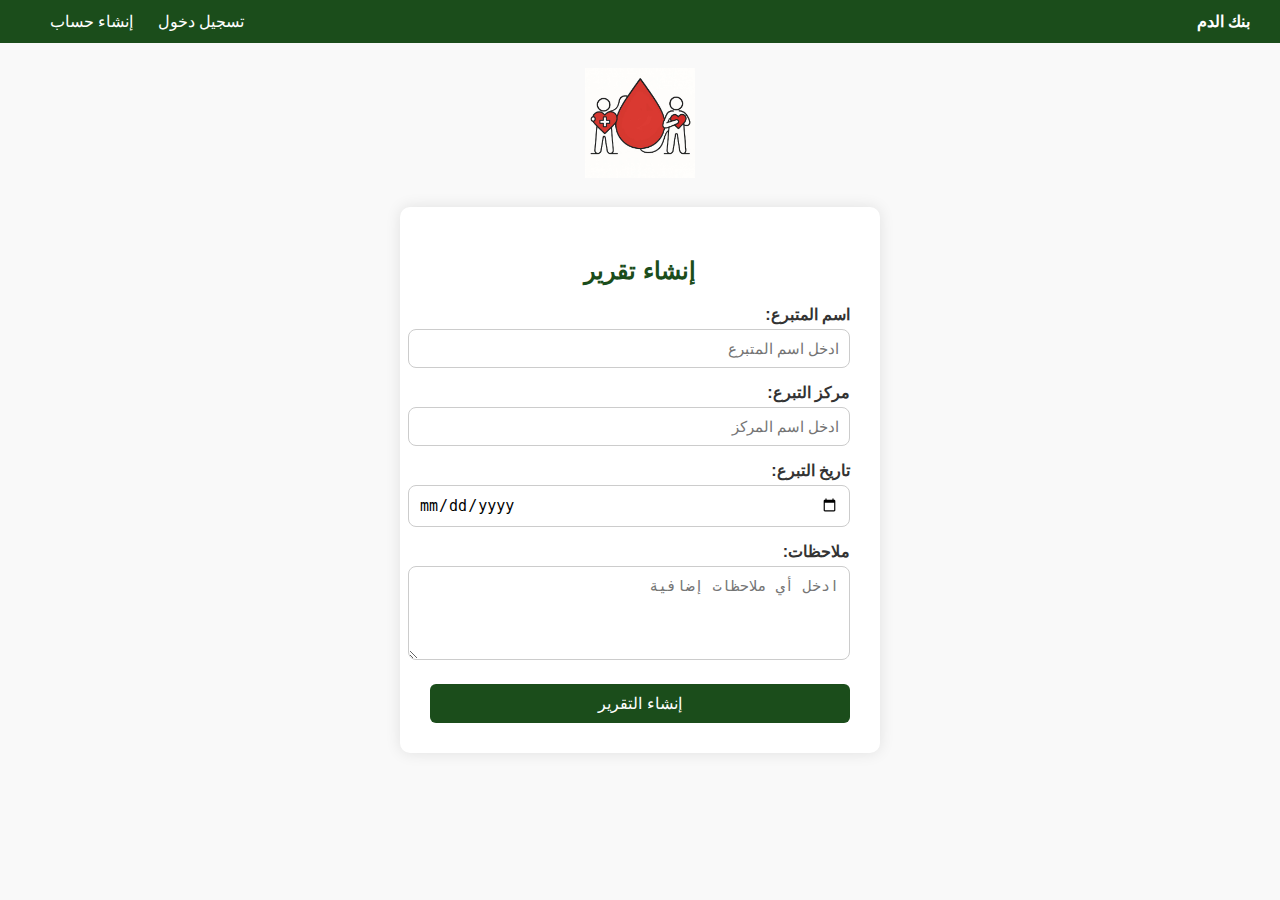
<file: r.html>
<!DOCTYPE html>
<html lang="ar" dir="rtl">
<head>
  <meta charset="UTF-8">
  <title>إنشاء تقرير</title>
  <style>
    body {
      font-family: 'Segoe UI', sans-serif;
      background-color: #f9f9f9;
      margin: 0;
      padding: 0;
    }
    header {
      background-color: #1b4d1b;
      color: white;
      display: flex;
      justify-content: space-between;
      align-items: center;
      padding: 12px 30px;
    }
    header .right a {
      color: white;
      margin-left: 20px;
      text-decoration: none;
    }
    header .left {
      font-weight: bold;
    }
    .logo-container {
      text-align: center;
      margin: 25px 0;
    }
    .logo-container img {
      width: 110px;
    }
    .form-container {
      background-color: white;
      width: 420px;
      margin: auto;
      padding: 30px;
      border-radius: 10px;
      box-shadow: 0 0 15px rgba(0,0,0,0.1);
    }
    .form-container h2 {
      text-align: center;
      color: #1b4d1b;
      margin-bottom: 20px;
    }
    label {
      display: block;
      margin: 15px 0 5px;
      font-weight: bold;
      color: #333;
    }
    input, textarea {
      width: 100%;
      padding: 10px;
      border: 1px solid #ccc;
      border-radius: 8px;
      font-size: 15px;
    }
    button {
      margin-top: 20px;
      background-color: #1b4d1b;
      color: white;
      border: none;
      padding: 10px;
      width: 100%;
      border-radius: 6px;
      font-size: 16px;
      cursor: pointer;
    }
    button:hover {
      background-color: #165f16;
    }
  </style>
</head>
<body>

  <header>
    <div class="left">بنك الدم</div>
    <div class="right">
      <a href="#">تسجيل دخول</a>
      <a href="#">إنشاء حساب</a>
    </div>
  </header>

  <div class="logo-container">
    <img src="g6.jpg" alt="شعار بنك الدم">
  </div>

  <div class="form-container">
    <h2>إنشاء تقرير</h2>
    <label for="name">اسم المتبرع:</label>
    <input type="text" id="name" placeholder="ادخل اسم المتبرع">

    <label for="center">مركز التبرع:</label>
    <input type="text" id="center" placeholder="ادخل اسم المركز">

    <label for="date">تاريخ التبرع:</label>
    <input type="date" id="date">

    <label for="notes">ملاحظات:</label>
    <textarea id="notes" rows="4" placeholder="ادخل أي ملاحظات إضافية"></textarea>

    <button onclick="saveReport()">إنشاء التقرير</button>
  </div>

  <script>
    function saveReport() {
      localStorage.setItem("name", document.getElementById("name").value);
      localStorage.setItem("center", document.getElementById("center").value);
      localStorage.setItem("date", document.getElementById("date").value);
      localStorage.setItem("notes", document.getElementById("notes").value);
      window.location.href = "e.html";
    }
  </script>

</body>
</html>
</file>
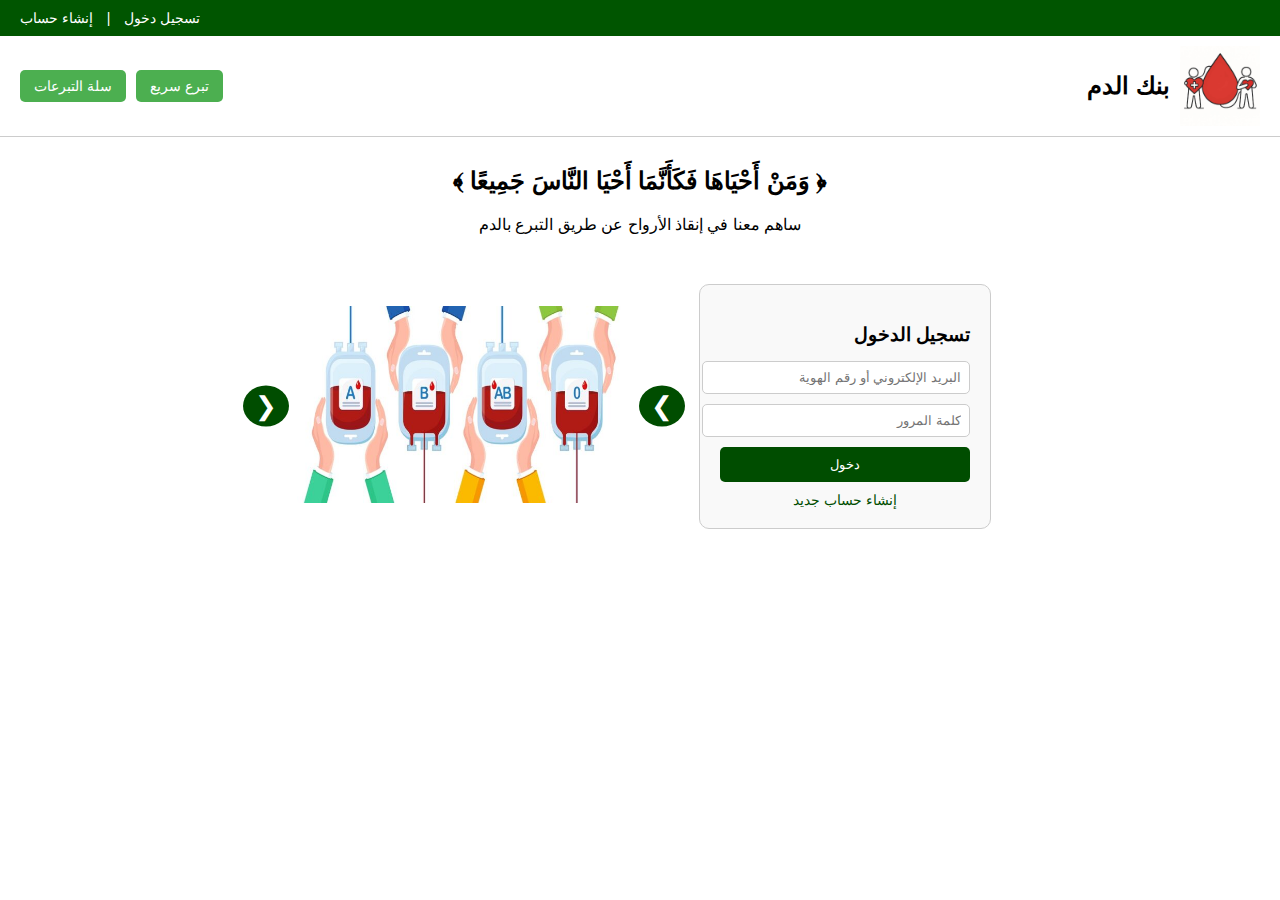
<file: بنك الدم/bank blod.html>
<!DOCTYPE html>
<html lang="ar" dir="rtl">
<head>
  <meta charset="UTF-8">
  <title>نظام بنك الدم</title>
  <link rel="stylesheet" href="style.css">
</head>
<body>
  <!-- الهيدر الأول -->
  <header class="top-header">
    <div class="header-links">
      <a href="#">تسجيل دخول</a> | 
      <a href="#">إنشاء حساب</a>
    </div>
  </header>

  <!-- الهيدر الثاني -->
  <header class="main-header">
    <div class="logo-title">
      <img src="g6.jpg" alt="شعار بنك الدم" class="logo">
      <span>بنك الدم</span>
    </div>
    <div class="header-buttons">
      <button class="donate-btn">تبرع سريع</button>
      <button class="cart-btn"> سلة التبرعات</button>
    </div>
  </header>

  <!-- الآية والكلام -->
  <div class="centered-text">
    <h2>﴿ وَمَنْ أَحْيَاهَا فَكَأَنَّمَا أَحْيَا النَّاسَ جَمِيعًا ﴾</h2>
    <p>ساهم معنا في إنقاذ الأرواح عن طريق التبرع بالدم</p>
  </div>

  <!-- السطر الرئيسي: تسجيل الدخول + سلايدر الصور -->
  <div class="content">
    <div class="login-box">
      <h3>تسجيل الدخول</h3>
      <input type="text" placeholder="البريد الإلكتروني أو رقم الهوية">
      <input type="password" placeholder="كلمة المرور">
      <button>دخول</button>
      <a href="#">إنشاء حساب جديد</a>
    </div>

    <div class="slider-box">
      <button class="arrow left" onclick="prevImage()">❮</button>
      <img id="slider-image" src="g1.jpg" alt="صورة توعوية">
      <button class="arrow right" onclick="nextImage()">❯</button>
    </div>
  </div>

  <!-- جافاسكربت لتحريك الصور -->
  <script>
    let currentImage = 0;
    const images = ["g1.jpg", "g2.jpg", "g3.jpg"];

    function showImage(index) {
      const img = document.getElementById("slider-image");
      img.src = images[index];
    }

    function nextImage() {
      currentImage = (currentImage + 1) % images.length;
      showImage(currentImage);
    }

    function prevImage() {
      currentImage = (currentImage - 1 + images.length) % images.length;
      showImage(currentImage);
    }

    setInterval(nextImage, 4000); // تغيّر تلقائي كل 4 ثواني
  </script>
</body>
</html>
</file>
<file: style.css>
body {
  margin: 0;
  font-family: 'Arial', sans-serif;
  background-color: #fff;
  direction: rtl;
}

.top-header {
  background-color: #005500;
  color: white;
  padding: 10px;
  text-align: left;
  font-size: 14px;
}

.top-header .header-links a {
  color: white;
  margin: 0 10px;
  text-decoration: none;
}

.main-header {
  display: flex;
  justify-content: space-between;
  align-items: center;
  background-color: #ffffff;
  border-bottom: 1px solid #ccc;
  padding: 10px 20px;
}

.logo-title {
  display: flex;
  align-items: center;
  font-size: 24px;
  font-weight: bold;
}

.logo {
  height: 80px;
  margin-left: 10px;
}

.header-buttons {
  display: flex;
  gap: 10px;
}

.header-buttons button {
  background-color: #4CAF50;
  color: white;
  border: none;
  padding: 8px 14px;
  border-radius: 5px;
  cursor: pointer;
  font-size: 14px;
}

.centered-text {
  text-align: center;
  margin: 30px 0 20px;
}

.content {
  display: flex;
  justify-content: center;
  align-items: center;
  gap: 60px;
  padding: 30px;
}

.login-box {
  width: 250px;
  padding: 20px;
  border: 1px solid #ccc;
  border-radius: 10px;
  background-color: #f9f9f9;
}

.login-box h3 {
  margin-bottom: 15px;
}

.login-box input {
  width: 100%;
  padding: 8px;
  margin-bottom: 10px;
  border-radius: 5px;
  border: 1px solid #ccc;
}

.login-box button {
  width: 100%;
  background-color: #004d00;
  color: white;
  border: none;
  padding: 10px;
  border-radius: 5px;
  margin-bottom: 10px;
  cursor: pointer;
}

.login-box a {
  display: block;
  text-align: center;
  color: #004d00;
  text-decoration: none;
  font-size: 14px;
}

.slider-box {
  position: relative;
}

.slider-box img {
  width: 350px;
  height: auto;
  border-radius: 10px;
  transition: opacity 0.5s;
}

.arrow {
  position: absolute;
  top: 50%;
  transform: translateY(-50%);
  font-size: 26px;
  background-color: #004d00;
  color: white;
  border: none;
  padding: 5px 12px;
  cursor: pointer;
  border-radius: 50%;
}

.arrow.left {
  right: 350px; /* خارج الصورة من اليسار */
}

.arrow.right {
  left: 350px; /* خارج الصورة من اليمين */
}
.donate-btn, .cart-btn {
  font-size: 10px; /* حجم الخط */
  padding: 3px 9px; /* المساحة داخل الزر */
}

body {
  margin: 0;
  padding: 0;
  font-family: "Cairo", sans-serif;
  background-color: #fff;
}

.container {
  display: flex;
  justify-content: center;
  align-items: center;
  height: 100vh; /* تساوي طول الشاشة */
  background-color: #fff;
}

.status-box {
  background-color: #f9f9f9;
  padding: 30px;
  border-radius: 12px;
  box-shadow: 0 0 10px rgba(0,0,0,0.1);
  width: 350px;
  text-align: right;
}

.status-box h3 {
  margin-bottom: 20px;
  color: #333;
}

.status-box label {
  display: block;
  margin-bottom: 5px;
  font-weight: bold;
}

.status-box input,
.status-box select {
  width: 100%;
  padding: 10px;
  margin-bottom: 15px;
  border: 1px solid #ccc;
  border-radius: 6px;
}

.status-box button {
  width: 100%;
  padding: 10px;
  background-color: #4CAF50;
  color: white;
  border: none;
  border-radius: 6px;
  font-size: 16px;
  cursor: pointer;
}

.status-box button:hover {
  background-color: #45a049;
}

body {
  margin: 0;
  padding: 0;
  font-family: "Cairo", sans-serif;
  background-color: #ffffff;
}

.container {
  display: flex;
  justify-content: center;
  align-items: center;
  height: 100vh;
}

.status-box {
  background-color: #f9f9f9;
  padding: 30px;
  border-radius: 12px;
  box-shadow: 0 0 10px rgba(0,0,0,0.1);
  width: 350px;
  text-align: right;
}

.status-box h3 {
  margin-bottom: 20px;
  color: #2c2c2c;
}

.status-box label {
  display: block;
  margin-bottom: 5px;
  font-weight: bold;
}

.status-box input,
.status-box select {
  width: 100%;
  padding: 10px;
  margin-bottom: 15px;
  border: 1px solid #ccc;
  border-radius: 6px;
  box-sizing: border-box;
}

.status-box button {
  width: 100%;
  padding: 10px;
  background-color: #4CAF50;
  color: white;
  border: none;
  border-radius: 6px;
  font-size: 16px;
  cursor: pointer;
}

.status-box button:hover {
  background-color: #45a049;
}
</file>
<file: بنك الدم/style.css>
body {
  margin: 0;
  font-family: 'Arial', sans-serif;
  background-color: #fff;
  direction: rtl;
}

.top-header {
  background-color: #005500;
  color: white;
  padding: 10px;
  text-align: left;
  font-size: 14px;
}

.top-header .header-links a {
  color: white;
  margin: 0 10px;
  text-decoration: none;
}

.main-header {
  display: flex;
  justify-content: space-between;
  align-items: center;
  background-color: #ffffff;
  border-bottom: 1px solid #ccc;
  padding: 10px 20px;
}

.logo-title {
  display: flex;
  align-items: center;
  font-size: 24px;
  font-weight: bold;
}

.logo {
  height: 80px;
  margin-left: 10px;
}

.header-buttons {
  display: flex;
  gap: 10px;
}

.header-buttons button {
  background-color: #4CAF50;
  color: white;
  border: none;
  padding: 8px 14px;
  border-radius: 5px;
  cursor: pointer;
  font-size: 14px;
}

.centered-text {
  text-align: center;
  margin: 30px 0 20px;
}

.content {
  display: flex;
  justify-content: center;
  align-items: center;
  gap: 60px;
  padding: 30px;
}

.login-box {
  width: 250px;
  padding: 20px;
  border: 1px solid #ccc;
  border-radius: 10px;
  background-color: #f9f9f9;
}

.login-box h3 {
  margin-bottom: 15px;
}

.login-box input {
  width: 100%;
  padding: 8px;
  margin-bottom: 10px;
  border-radius: 5px;
  border: 1px solid #ccc;
}

.login-box button {
  width: 100%;
  background-color: #004d00;
  color: white;
  border: none;
  padding: 10px;
  border-radius: 5px;
  margin-bottom: 10px;
  cursor: pointer;
}

.login-box a {
  display: block;
  text-align: center;
  color: #004d00;
  text-decoration: none;
  font-size: 14px;
}

.slider-box {
  position: relative;
}

.slider-box img {
  width: 350px;
  height: auto;
  border-radius: 10px;
  transition: opacity 0.5s;
}

.arrow {
  position: absolute;
  top: 50%;
  transform: translateY(-50%);
  font-size: 26px;
  background-color: #004d00;
  color: white;
  border: none;
  padding: 5px 12px;
  cursor: pointer;
  border-radius: 50%;
}

.arrow.left {
  right: 350px; /* خارج الصورة من اليسار */
}

.arrow.right {
  left: 350px; /* خارج الصورة من اليمين */
}
.donate-btn, .cart-btn {
  font-size: 10px; /* حجم الخط */
  padding: 3px 9px; /* المساحة داخل الزر */
}
</file>
